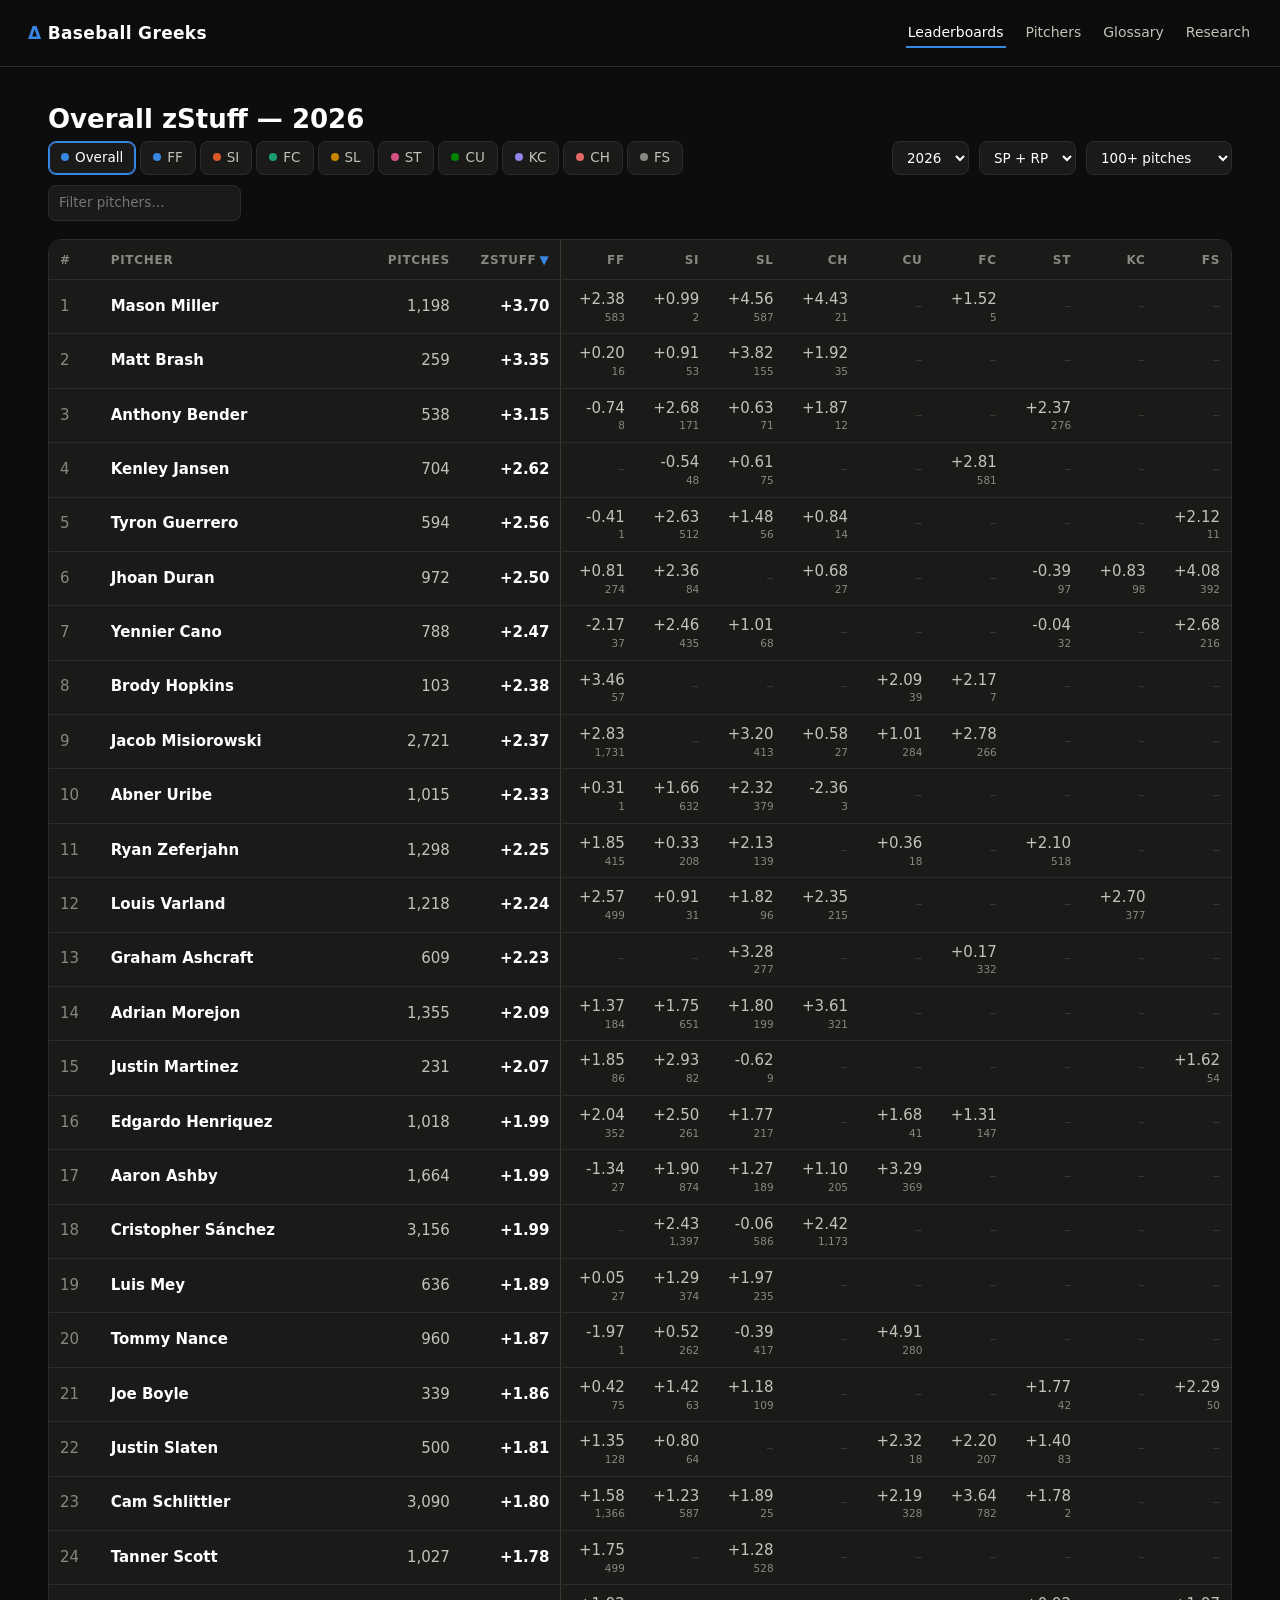
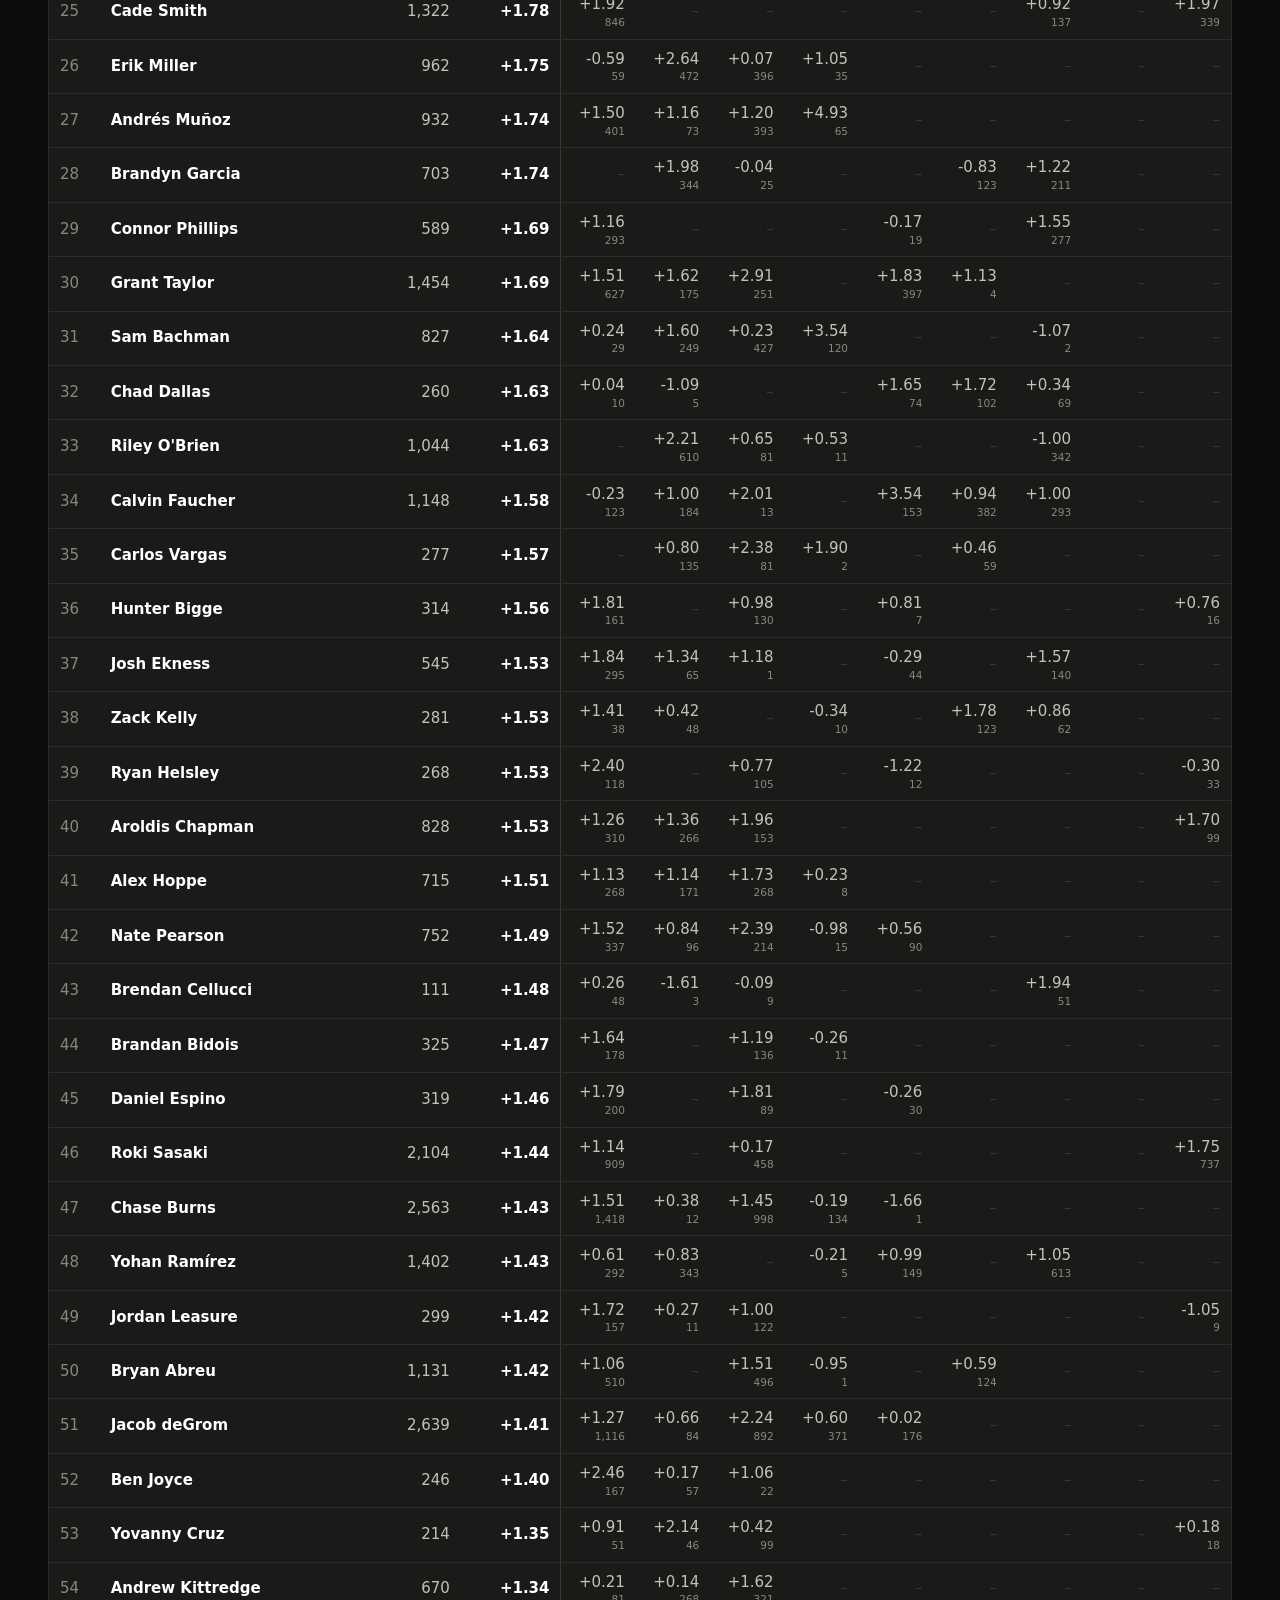
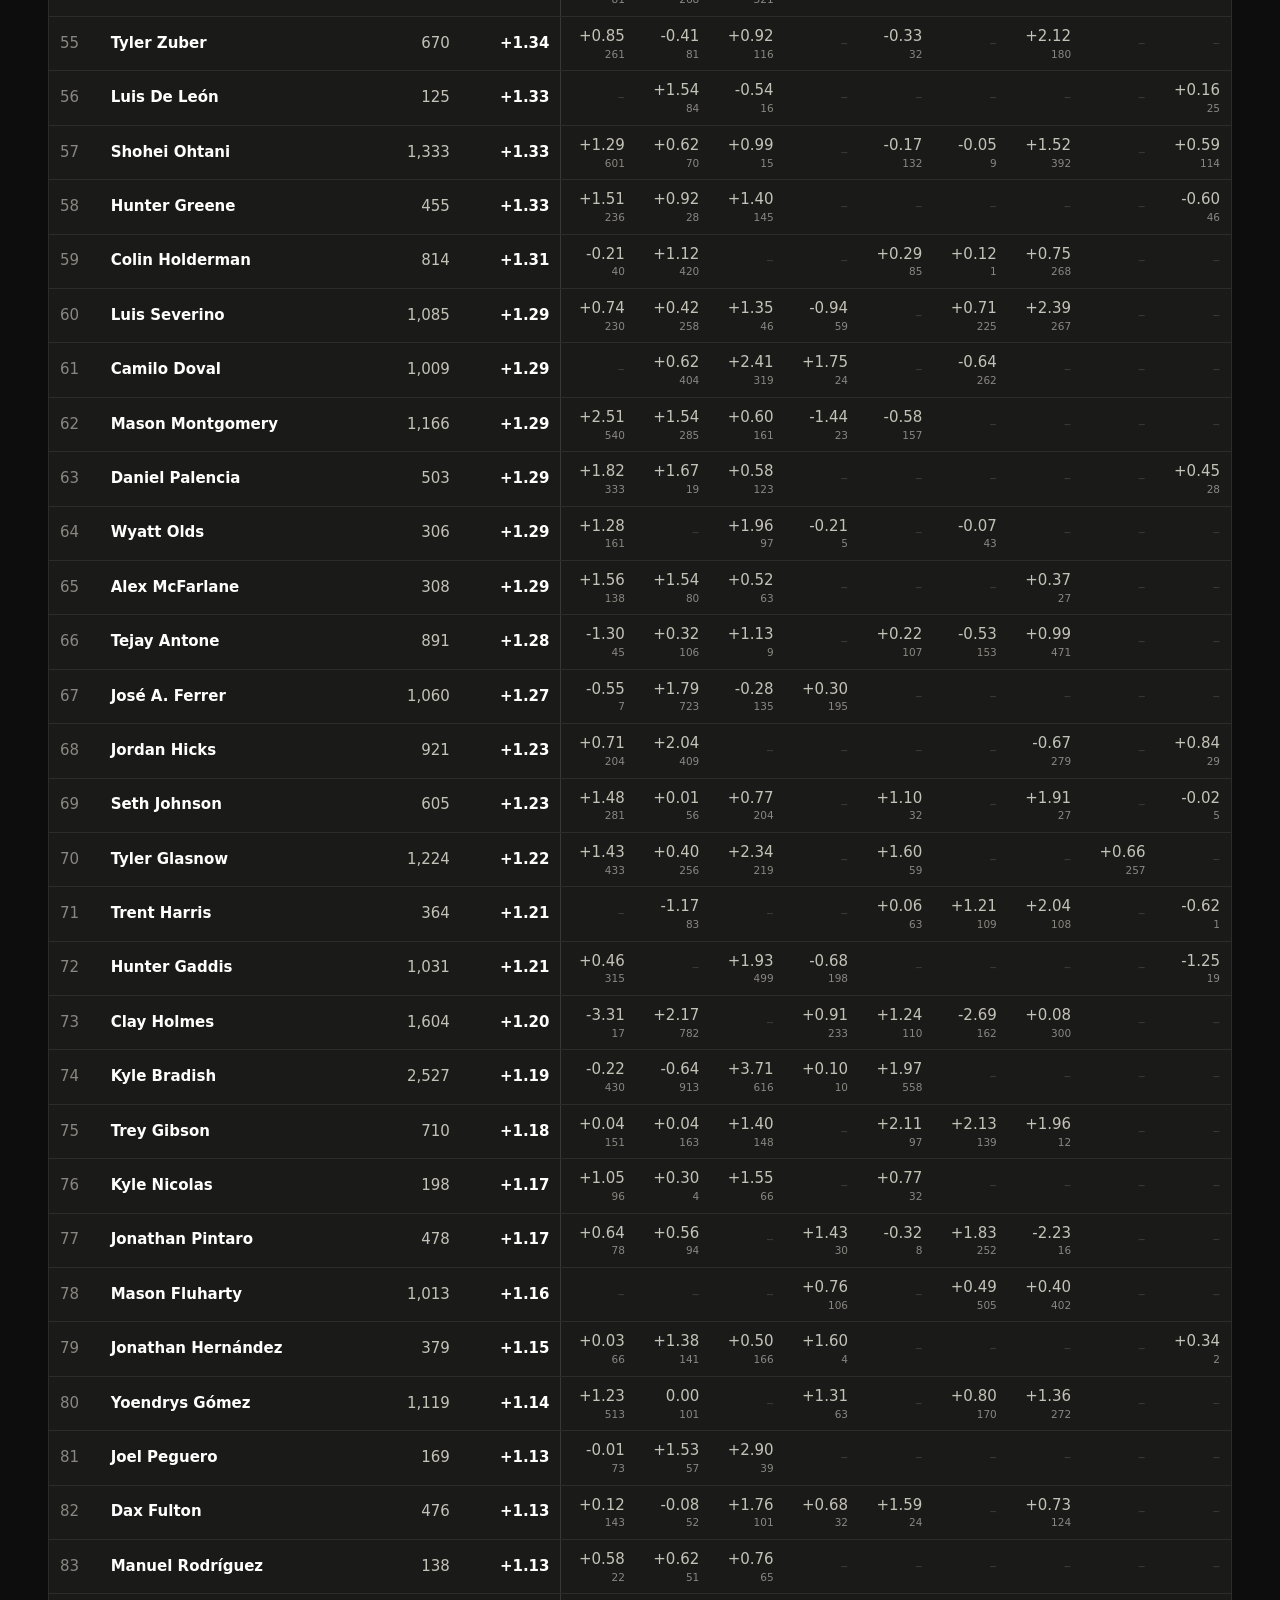
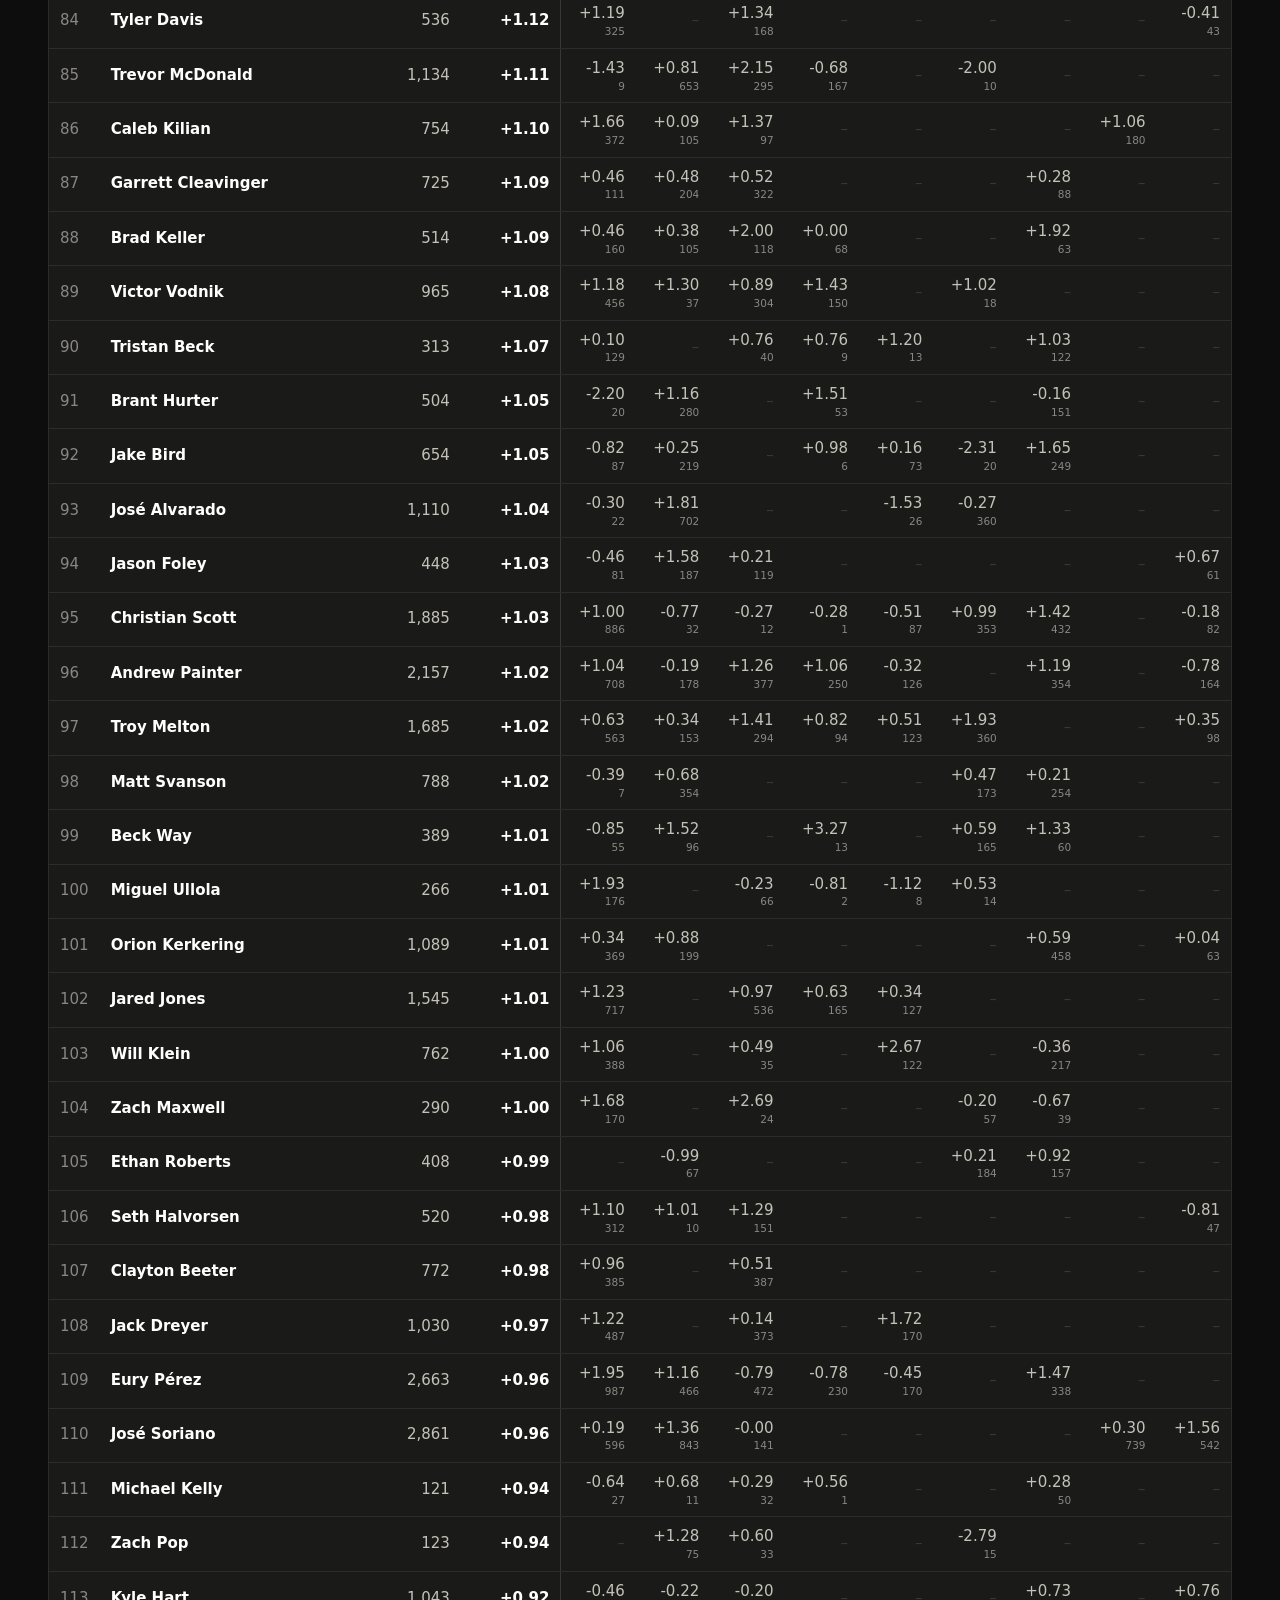
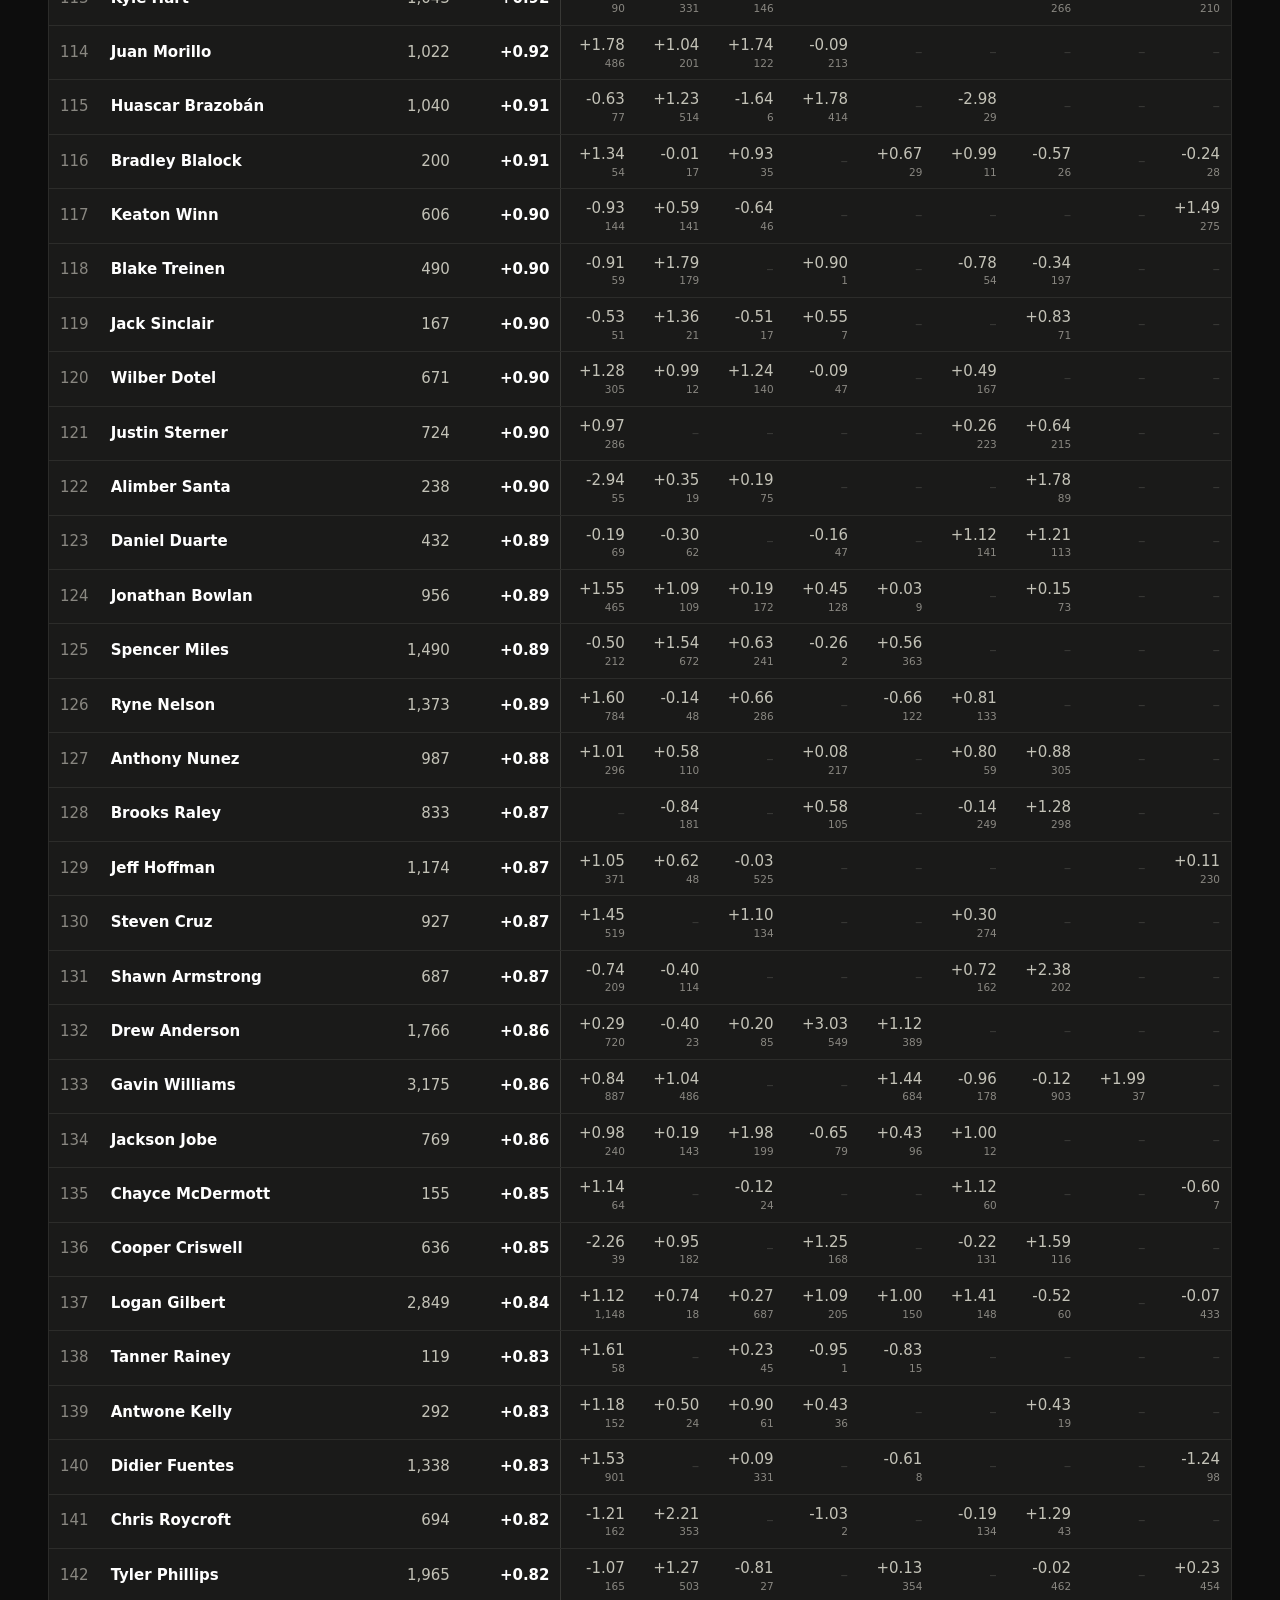
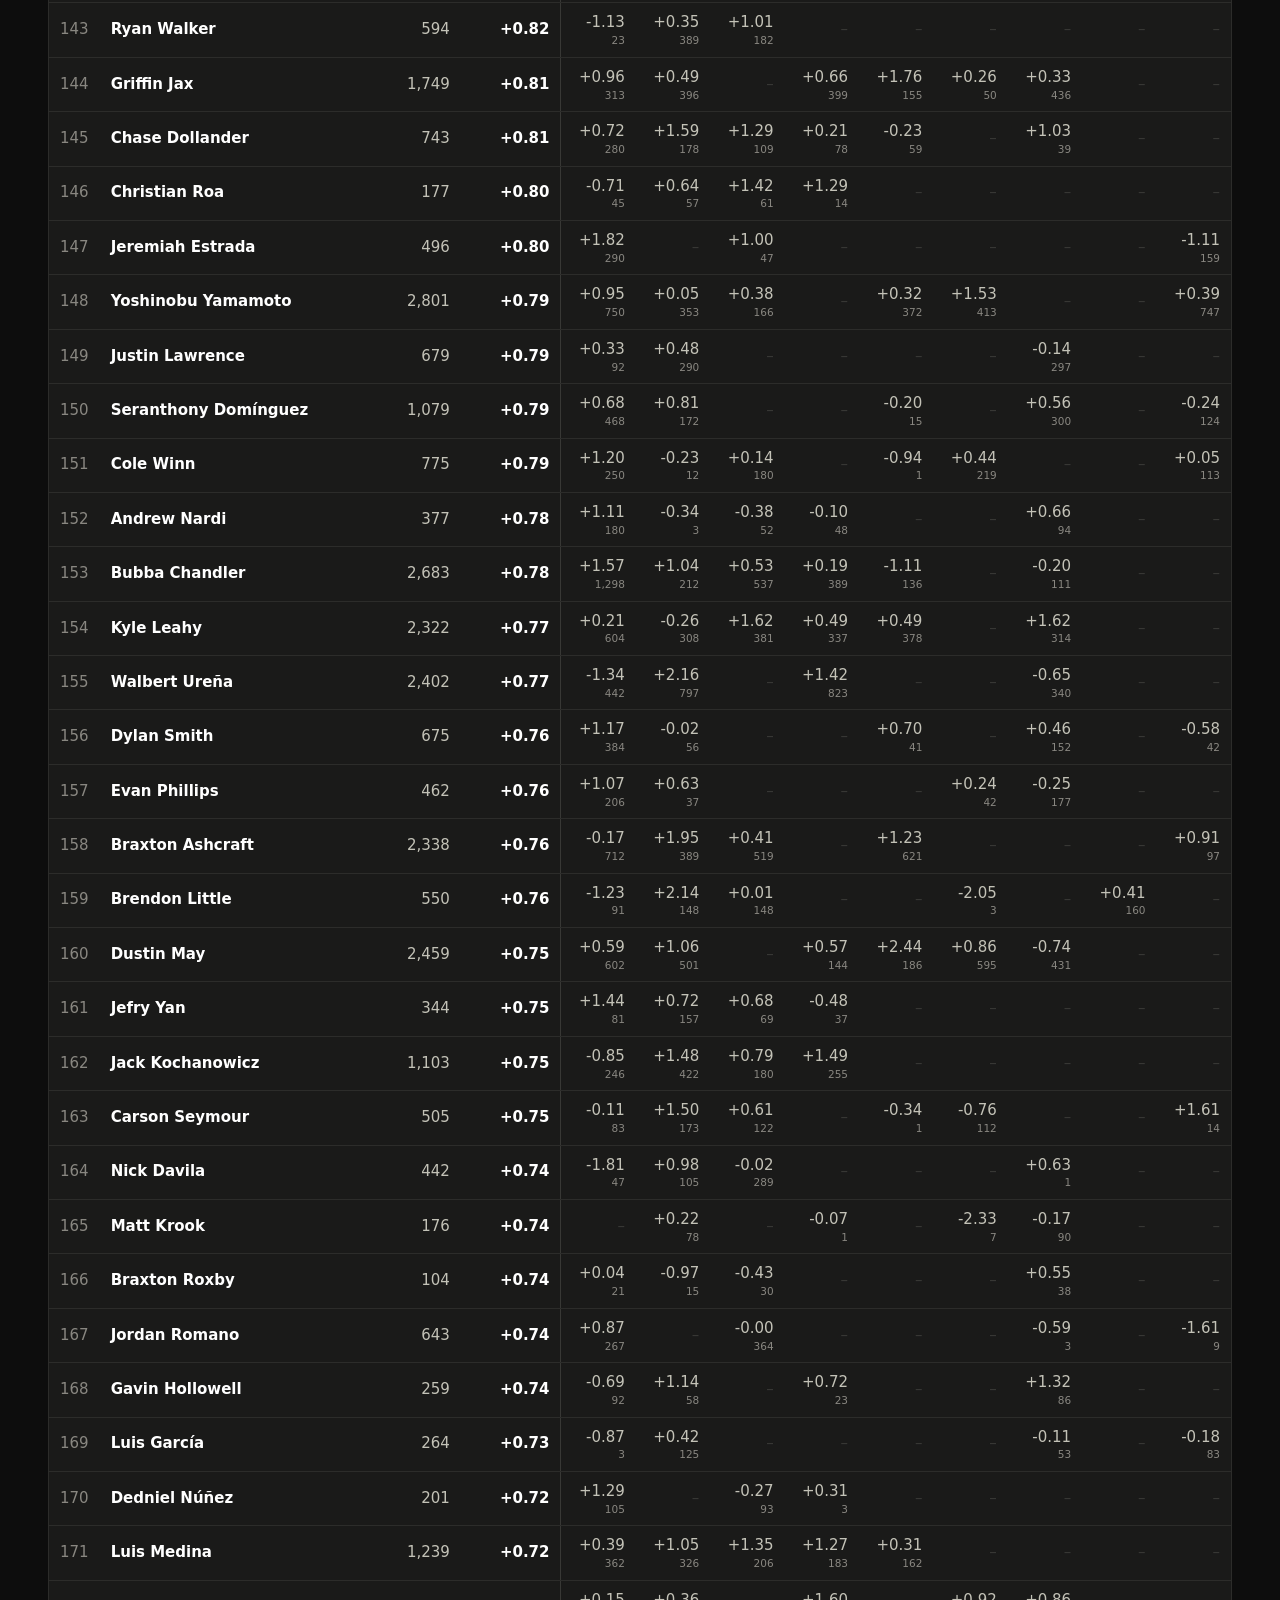
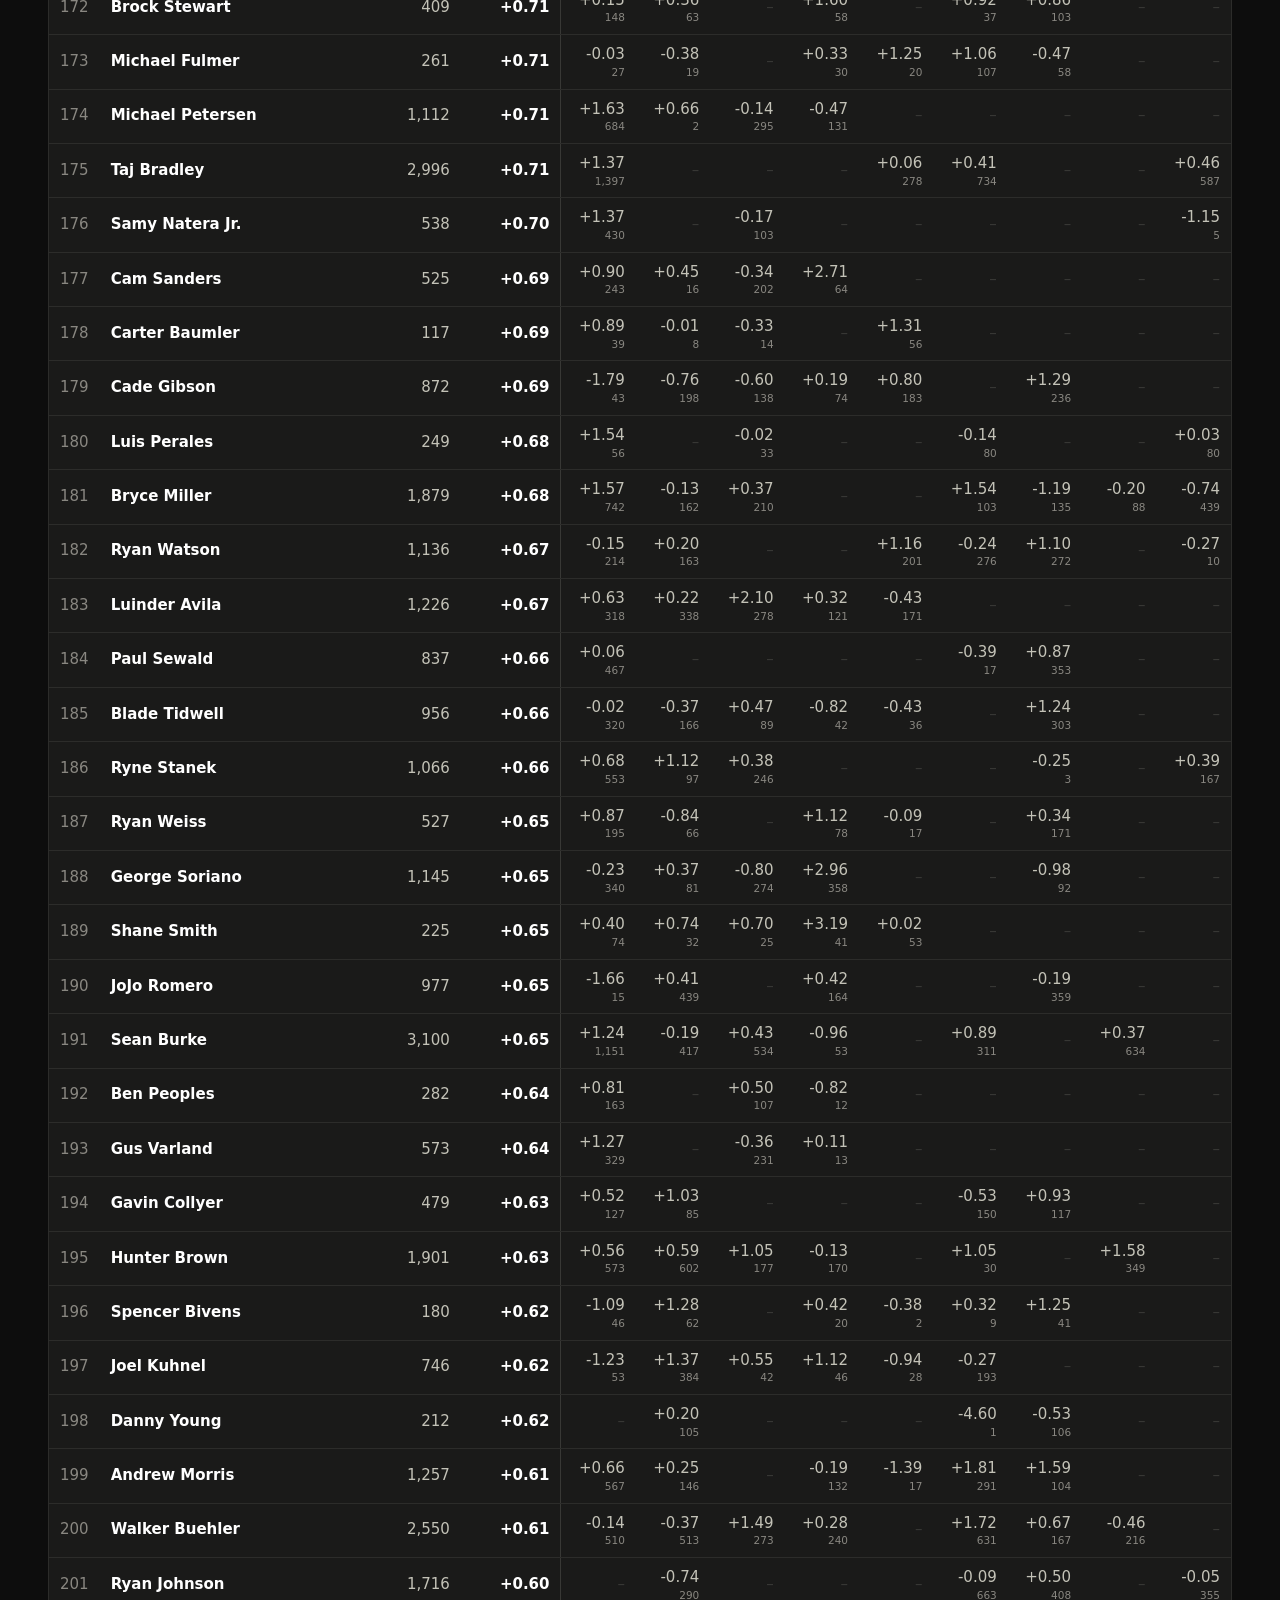
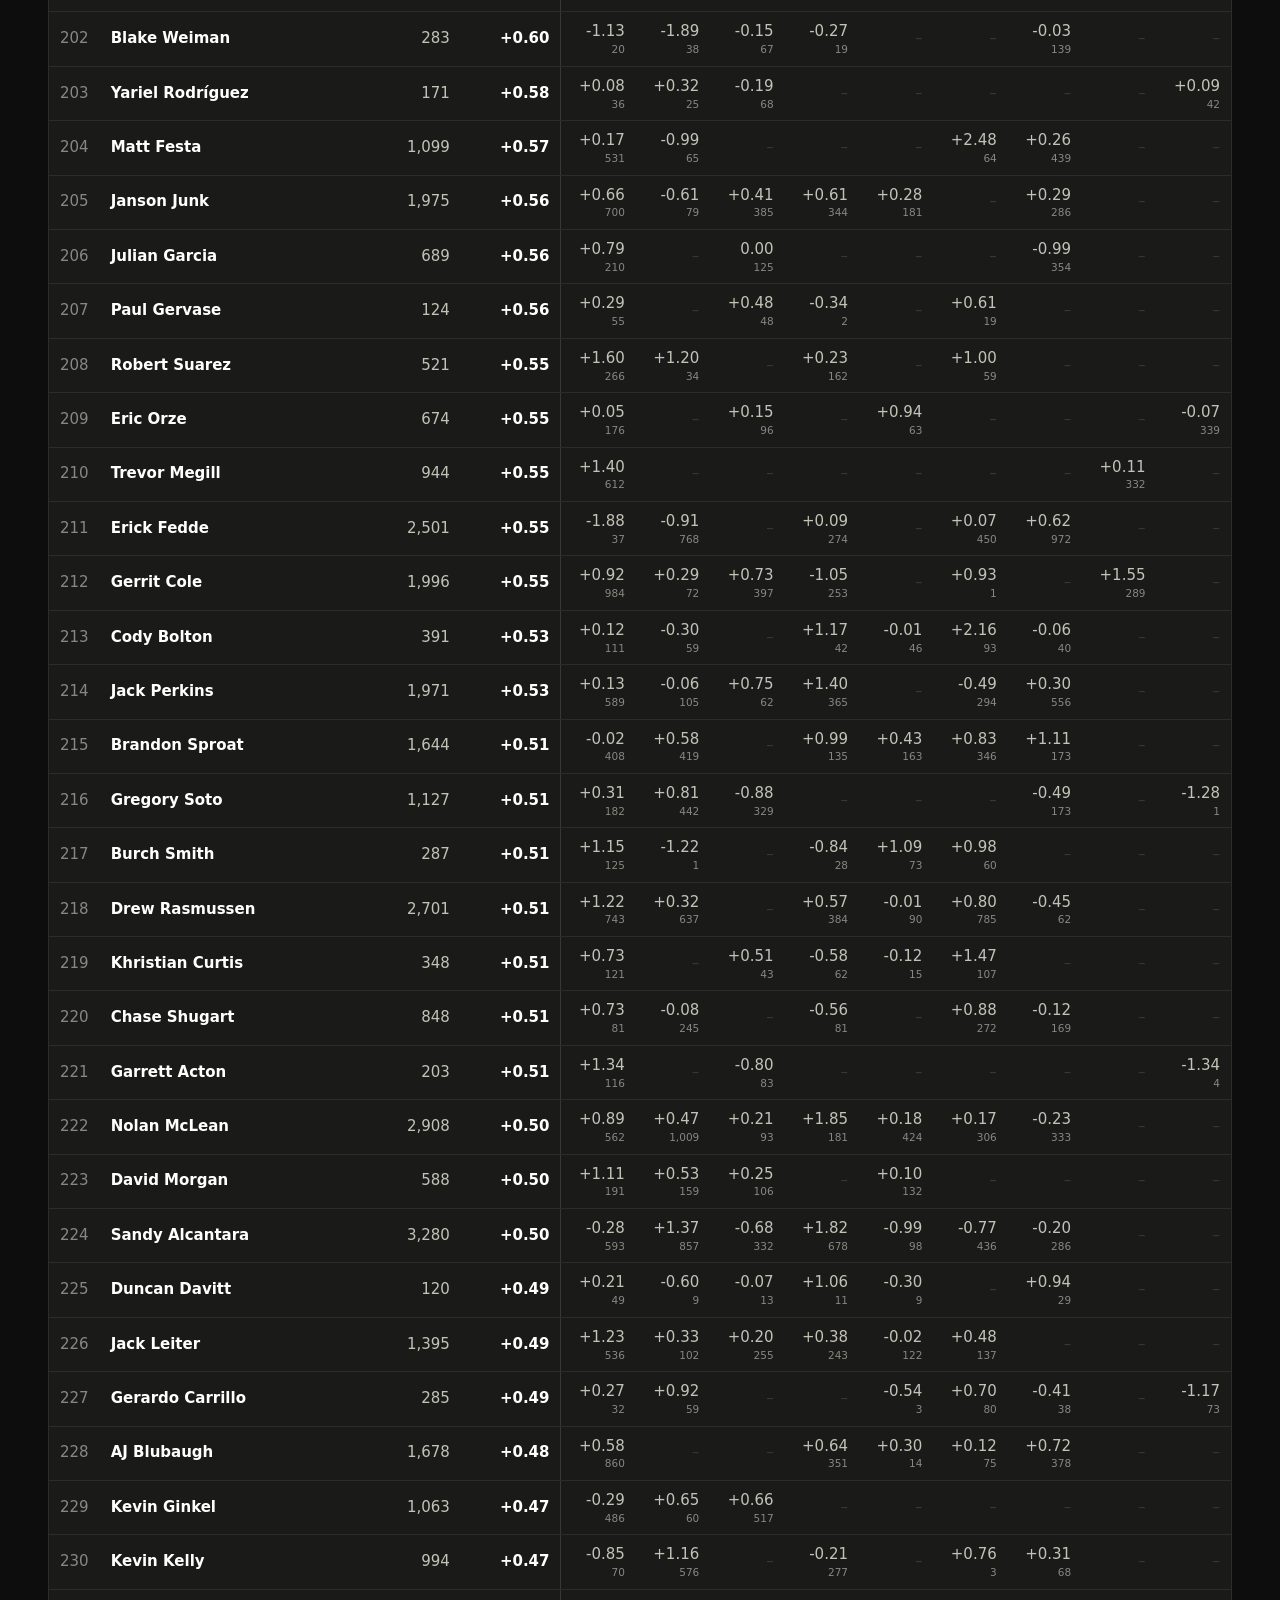
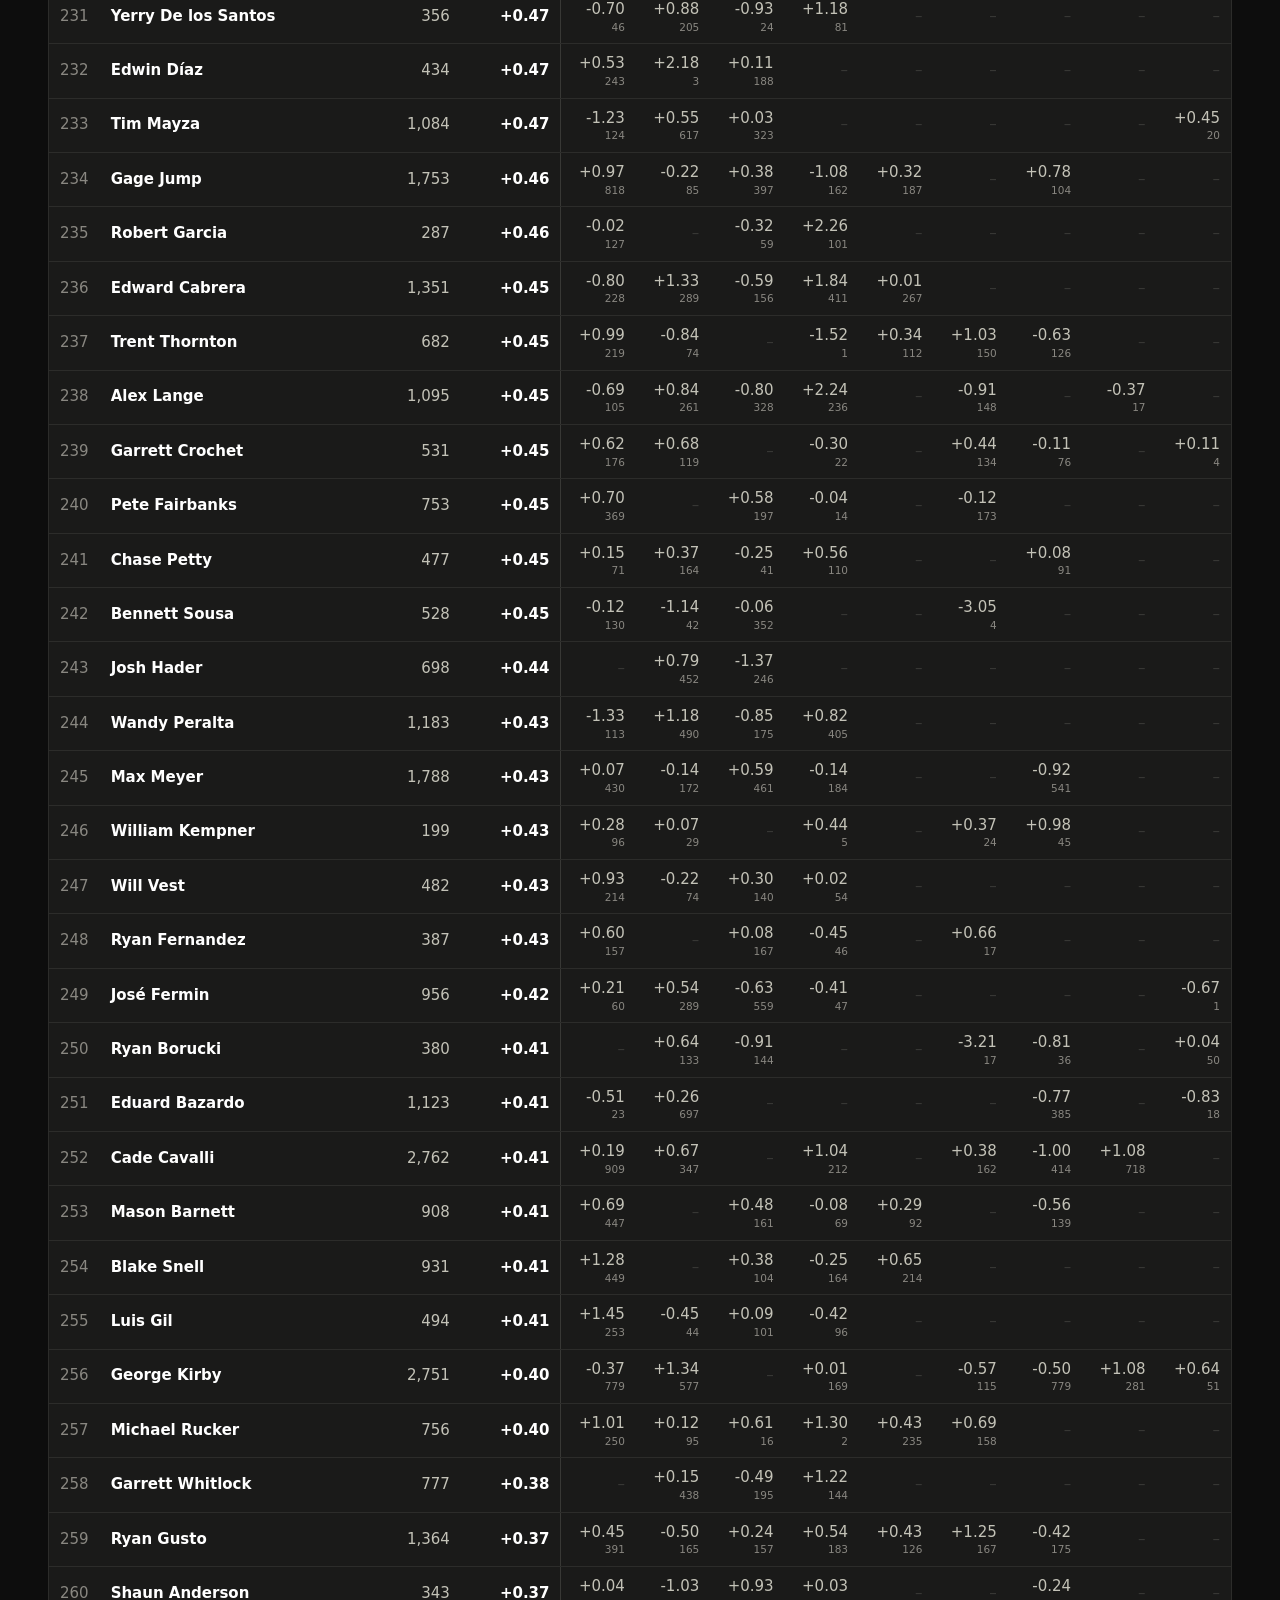
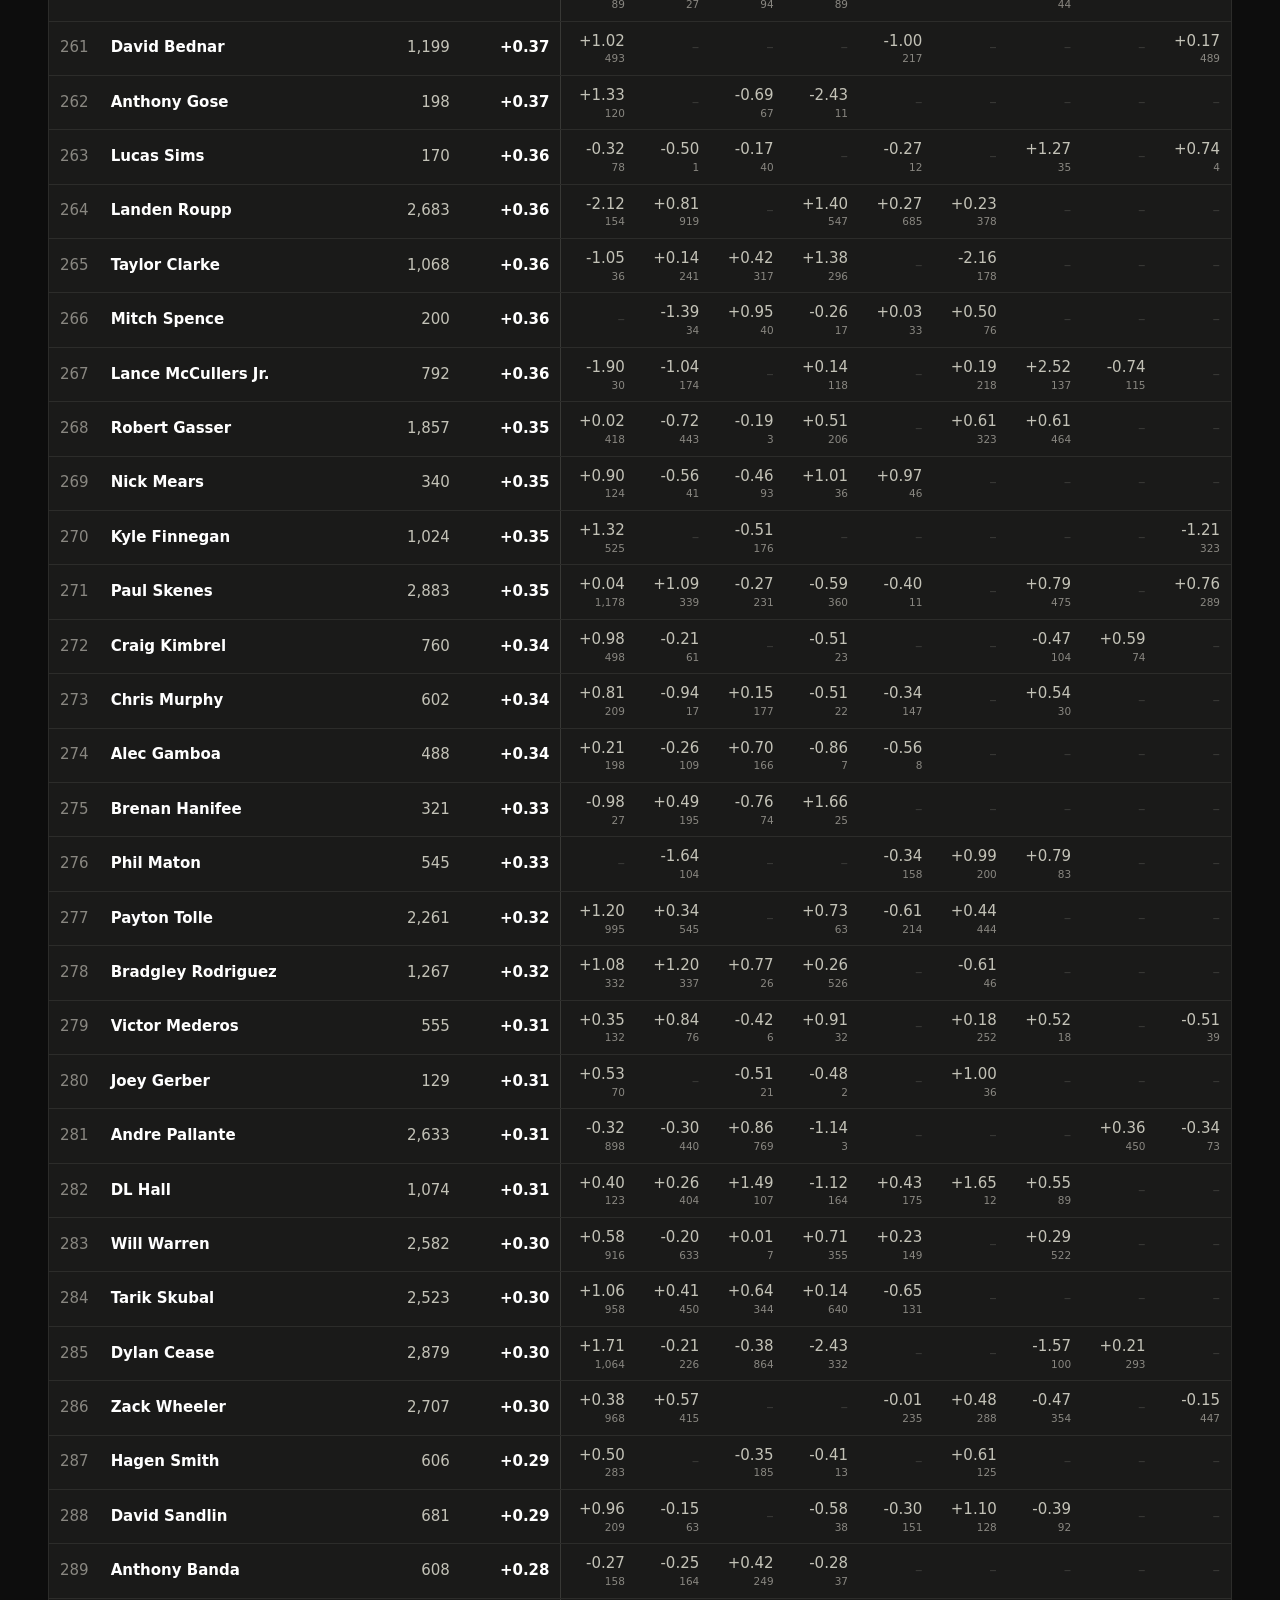
<file: index.html>
<!doctype html>
<html lang="en">
<head>
<meta charset="utf-8">
<meta name="viewport" content="width=device-width, initial-scale=1">
<title>Baseball Greeks — zStuff Leaderboards</title>
<meta name="description" content="zStuff leaderboards and pitcher greeks: pitch quality graded from physical characteristics alone, with sensitivities to velocity and movement.">
<link rel="icon" href="assets/icon.svg" type="image/svg+xml">
<link rel="stylesheet" href="assets/site.css?v=25">
</head>
<body>

<div class="topbar">
  <a class="brand" href="index.html"><span class="delta">Δ</span> Baseball Greeks</a>
  <nav class="nav">
    <a href="index.html" class="active">Leaderboards</a>
    <a href="pitcher.html">Pitchers</a>
    <a href="glossary.html">Glossary</a>
    <a href="research.html">Research</a>
  </nav>
</div>

<div class="wrap">
  <h1 id="title">zStuff Leaderboard</h1>

  <div class="controls">
    <div class="seg" id="ptseg"></div>
    <div class="spacer"></div>
    <select id="season" aria-label="Season"></select>
    <select id="role" aria-label="Role">
      <option value="">SP + RP</option>
      <option value="SP">SP only</option>
      <option value="RP">RP only</option>
    </select>
    <select id="minn" aria-label="Minimum pitches"></select>
    <input type="search" id="q" placeholder="Filter pitchers…" aria-label="Filter pitchers">
  </div>

  <div class="card">
    <div class="tablewrap">
      <table id="lb">
        <thead><tr>
          <th class="l" data-k="rank">#</th>
          <th class="l" data-k="name">Pitcher</th>
          <th data-k="n">Pitches</th>
          <th data-k="z" title="Stuff grade: z-score within season × pitch type">zStuff</th>
          <th class="grp" data-k="velo" title="Average release speed (mph)">Velo</th>
          <th data-k="d" title="Δ — change in stuff per +1 mph, along the manifold">Delta</th>
          <th data-k="g" title="Γ — change in delta per +1 mph (curvature)">Gamma</th>
          <th class="grp" data-k="ivb" title="Induced vertical break, release to plate (inches, ride-positive)">IVB</th>
          <th data-k="vz" title="ν_z — change in zStuff per +1 inch of IVB">Vega-Z</th>
          <th class="grp" data-k="hb" title="Horizontal break, release to plate (inches, glove-side positive: + cut, − run)">HB</th>
          <th data-k="vx" title="ν_x — change in zStuff per +1 inch of HB">Vega-X</th>
        </tr></thead>
        <tbody></tbody>
      </table>
    </div>
    <div class="empty" id="empty" hidden>No pitchers match.</div>
  </div>
</div>

<footer>
  <p>Data: MLB Statcast via Baseball Savant, 2020&ndash;2026. A project by
     <a href="https://aidanresnick.com" style="color:var(--ink-2)">Aidan Resnick</a>.</p>
</footer>

<script src="assets/common.js?v=25"></script>
<script src="assets/leaderboard.js?v=25"></script>
</body>
</html>
</file>
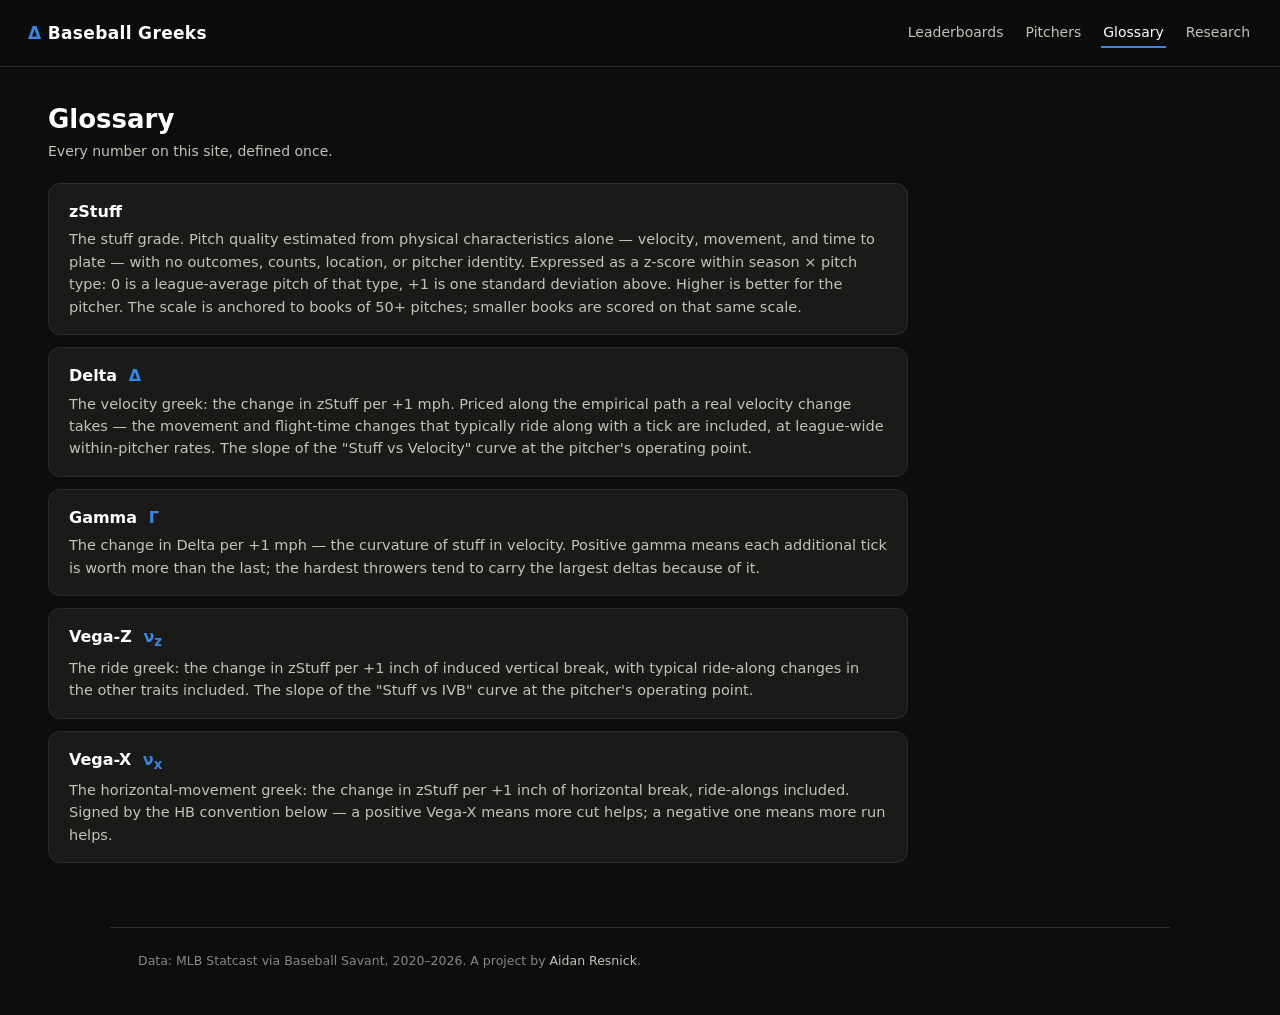
<file: glossary.html>
<!doctype html>
<html lang="en">
<head>
<meta charset="utf-8">
<meta name="viewport" content="width=device-width, initial-scale=1">
<title>Baseball Greeks — Glossary</title>
<meta name="description" content="Definitions for zStuff, the pitcher greeks (Delta, Gamma, Vega-Z, Vega-X), IVB/HB conventions, and the overall arsenal grade.">
<link rel="icon" href="assets/icon.svg" type="image/svg+xml">
<link rel="stylesheet" href="assets/site.css?v=25">
</head>
<body>

<div class="topbar">
  <a class="brand" href="index.html"><span class="delta">Δ</span> Baseball Greeks</a>
  <nav class="nav">
    <a href="index.html">Leaderboards</a>
    <a href="pitcher.html">Pitchers</a>
    <a href="glossary.html" class="active">Glossary</a>
    <a href="research.html">Research</a>
  </nav>
</div>

<div class="wrap">
  <h1>Glossary</h1>
  <p class="sub">Every number on this site, defined once.</p>

  <div class="gloss">
    <div class="gitem">
      <div class="gterm">zStuff</div>
      <div class="gdef">The stuff grade. Pitch quality estimated from physical
        characteristics alone — velocity, movement, and time to plate — with no
        outcomes, counts, location, or pitcher identity. Expressed as a z-score
        within season &times; pitch type: 0 is a league-average pitch of that type,
        +1 is one standard deviation above. Higher is better for the pitcher.
        The scale is anchored to books of 50+ pitches; smaller books are scored on
        that same scale.</div>
    </div>


    <div class="gitem">
      <div class="gterm">Delta <span class="gsym">Δ</span></div>
      <div class="gdef">The velocity greek: the change in zStuff per +1 mph.
        Priced along the empirical path a real velocity change takes — the
        movement and flight-time changes that typically ride along with a tick
        are included, at league-wide within-pitcher rates. The slope of the
        "Stuff vs Velocity" curve at the pitcher's operating point.</div>
    </div>

    <div class="gitem">
      <div class="gterm">Gamma <span class="gsym">Γ</span></div>
      <div class="gdef">The change in Delta per +1 mph — the curvature of stuff
        in velocity. Positive gamma means each additional tick is worth more
        than the last; the hardest throwers tend to carry the largest deltas
        because of it.</div>
    </div>

    <div class="gitem">
      <div class="gterm">Vega-Z <span class="gsym">ν<sub>z</sub></span></div>
      <div class="gdef">The ride greek: the change in zStuff per +1 inch of
        induced vertical break, with typical ride-along changes in the other
        traits included. The slope of the "Stuff vs IVB" curve at the pitcher's
        operating point.</div>
    </div>

    <div class="gitem">
      <div class="gterm">Vega-X <span class="gsym">ν<sub>x</sub></span></div>
      <div class="gdef">The horizontal-movement greek: the change in zStuff per
        +1 inch of horizontal break, ride-alongs included. Signed by the HB
        convention below — a positive Vega-X means more cut helps; a negative
        one means more run helps.</div>
    </div>

  </div>
</div>

<footer>
  <p>Data: MLB Statcast via Baseball Savant, 2020&ndash;2026. A project by
     <a href="https://aidanresnick.com" style="color:var(--ink-2)">Aidan Resnick</a>.</p>
</footer>

</body>
</html>
</file>
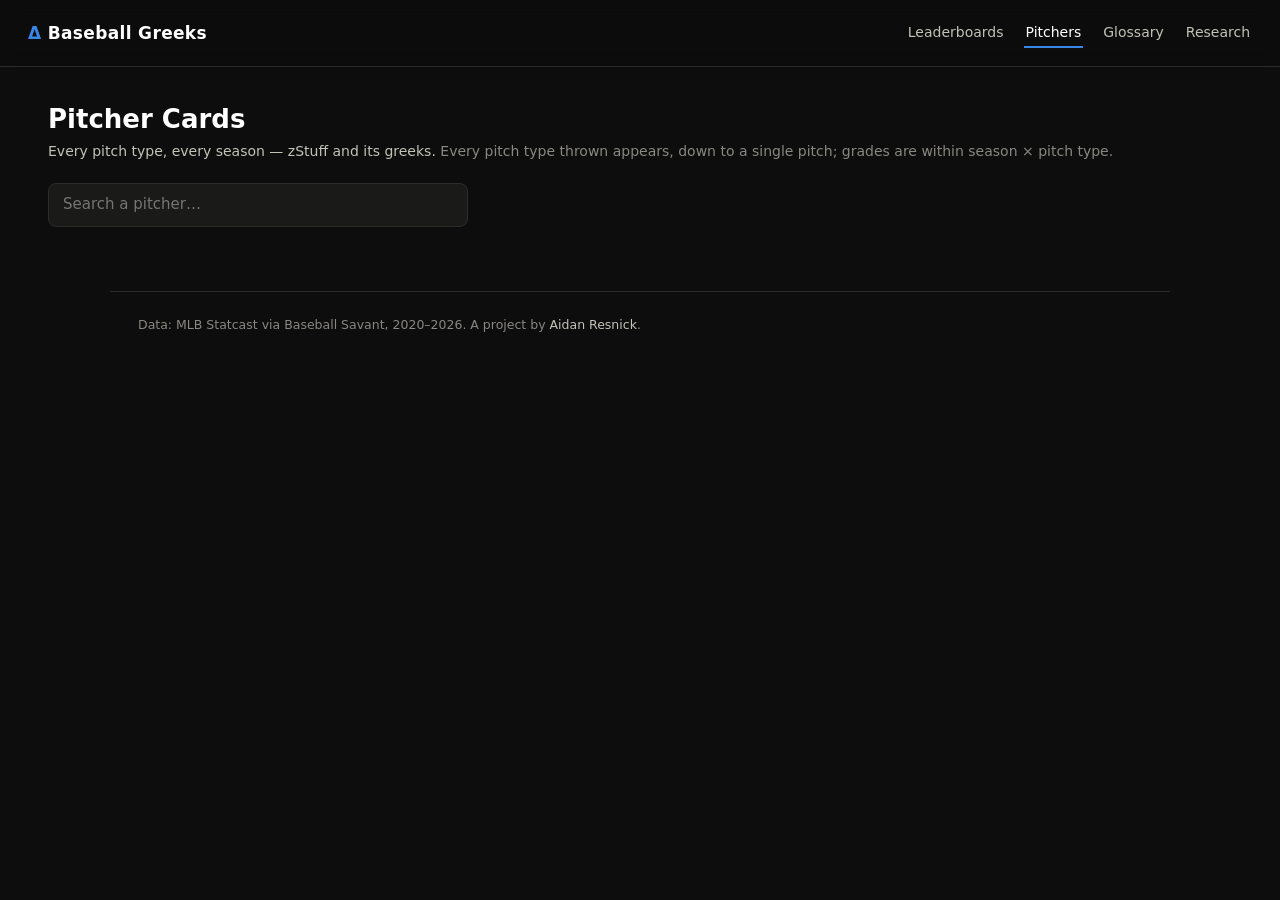
<file: pitcher.html>
<!doctype html>
<html lang="en">
<head>
<meta charset="utf-8">
<meta name="viewport" content="width=device-width, initial-scale=1">
<title>Baseball Greeks — Pitcher Cards</title>
<meta name="description" content="Player cards: zStuff by season for every pitch type, with velocity and movement greeks.">
<link rel="icon" href="assets/icon.svg" type="image/svg+xml">
<link rel="stylesheet" href="assets/site.css?v=25">
</head>
<body>

<div class="topbar">
  <a class="brand" href="index.html"><span class="delta">Δ</span> Baseball Greeks</a>
  <nav class="nav">
    <a href="index.html">Leaderboards</a>
    <a href="pitcher.html" class="active">Pitchers</a>
    <a href="glossary.html">Glossary</a>
    <a href="research.html">Research</a>
  </nav>
</div>

<div class="wrap">
  <h1>Pitcher Cards</h1>
  <p class="sub">Every pitch type, every season &mdash; zStuff and its greeks.
    <span class="hint">Every pitch type thrown appears, down to a single pitch; grades are within
    season &times; pitch type.</span></p>

  <div class="search-box">
    <input type="text" id="psearch" placeholder="Search a pitcher…" autocomplete="off"
           aria-label="Search a pitcher">
    <div class="suggest" id="suggest"></div>
  </div>

  <div id="player"></div>
</div>

<footer>
  <p>Data: MLB Statcast via Baseball Savant, 2020&ndash;2026. A project by
     <a href="https://aidanresnick.com" style="color:var(--ink-2)">Aidan Resnick</a>.</p>
</footer>

<script src="assets/common.js?v=25"></script>
<script src="assets/pitcher.js?v=25"></script>
</body>
</html>
</file>
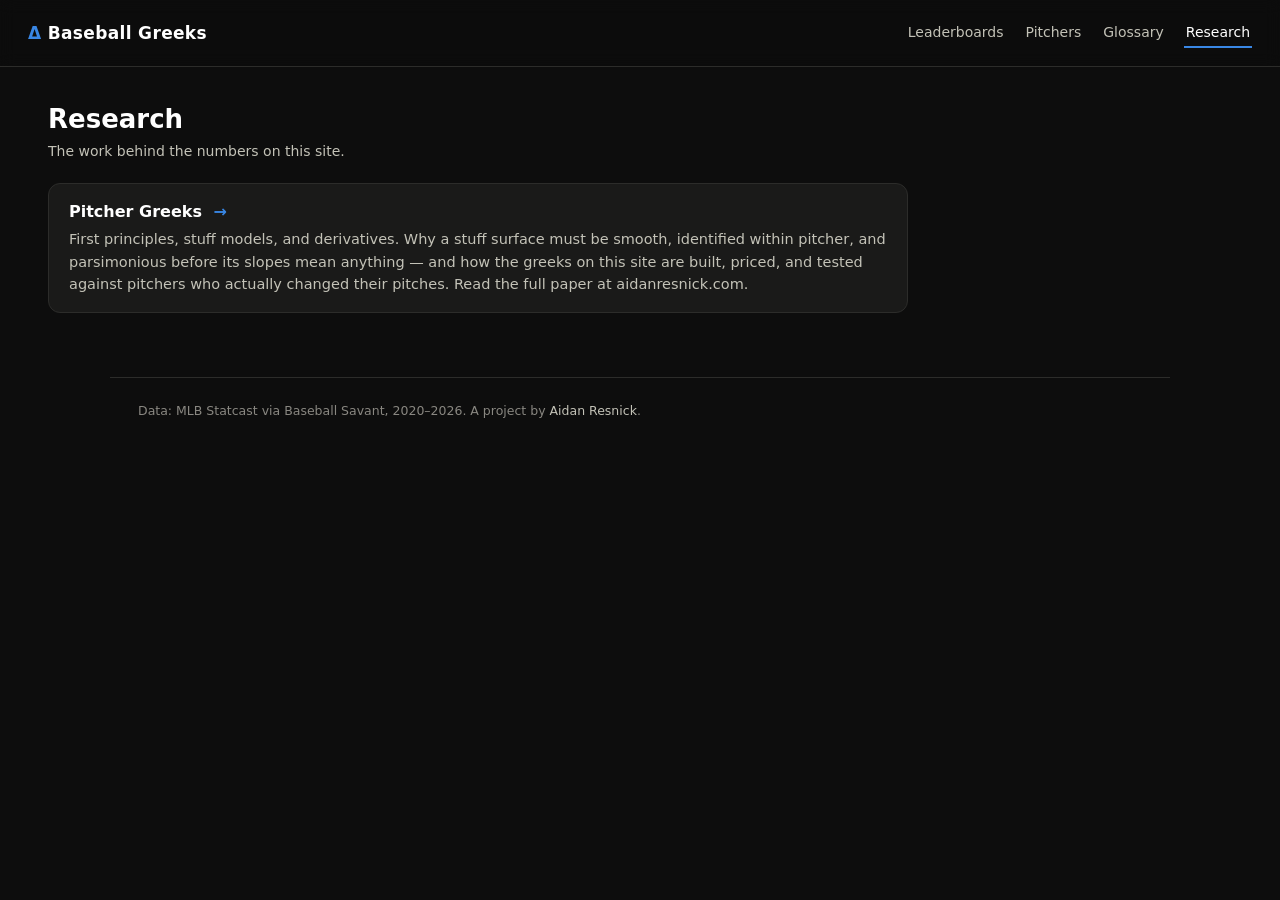
<file: research.html>
<!doctype html>
<html lang="en">
<head>
<meta charset="utf-8">
<meta name="viewport" content="width=device-width, initial-scale=1">
<title>Baseball Greeks — Research</title>
<meta name="description" content="The research behind Baseball Greeks: the Pitcher Greeks paper on first principles, stuff models, and derivatives.">
<link rel="icon" href="assets/icon.svg" type="image/svg+xml">
<link rel="stylesheet" href="assets/site.css?v=25">
</head>
<body>

<div class="topbar">
  <a class="brand" href="index.html"><span class="delta">Δ</span> Baseball Greeks</a>
  <nav class="nav">
    <a href="index.html">Leaderboards</a>
    <a href="pitcher.html">Pitchers</a>
    <a href="glossary.html">Glossary</a>
    <a href="research.html" class="active">Research</a>
  </nav>
</div>

<div class="wrap">
  <h1>Research</h1>
  <p class="sub">The work behind the numbers on this site.</p>

  <div class="gloss">
    <a class="gitem" href="https://aidanresnick.com/publications/pitcher-greeks/"
       style="display:block">
      <div class="gterm">Pitcher Greeks <span class="gsym">→</span></div>
      <div class="gdef">First principles, stuff models, and derivatives. Why a
        stuff surface must be smooth, identified within pitcher, and parsimonious
        before its slopes mean anything — and how the greeks on this site are
        built, priced, and tested against pitchers who actually changed their
        pitches. Read the full paper at aidanresnick.com.</div>
    </a>
  </div>
</div>

<footer>
  <p>Data: MLB Statcast via Baseball Savant, 2020&ndash;2026. A project by
     <a href="https://aidanresnick.com" style="color:var(--ink-2)">Aidan Resnick</a>.</p>
</footer>

</body>
</html>
</file>
<file: assets/site.css>
/* Baseball Greeks — dark-first design system.
   Palette per validated dark-mode steps; text always wears ink tokens. */
:root {
  color-scheme: dark;
  --page: #0d0d0d;
  --surface: #1a1a19;
  --surface-2: #222220;
  --ink: #ffffff;
  --ink-2: #c3c2b7;
  --muted: #898781;
  --grid: #2c2c2a;
  --baseline: #383835;
  --ring: rgba(255, 255, 255, 0.1);
  --accent: #3987e5;      /* diverging + pole */
  --neg: #e66767;         /* diverging − pole */
  --good: #0ca30c;
  --pt-FF: #3987e5;
  --pt-SI: #d95926;
  --pt-FC: #199e70;
  --pt-SL: #c98500;
  --pt-ST: #d55181;
  --pt-CU: #008300;
  --pt-KC: #9085e9;
  --pt-CH: #e66767;
  --pt-FS: #898781;
}

* { box-sizing: border-box; }

body {
  margin: 0;
  background: var(--page);
  color: var(--ink);
  font-family: system-ui, -apple-system, "Segoe UI", sans-serif;
  font-size: 15px;
  line-height: 1.45;
}

a { color: inherit; text-decoration: none; }

.topbar {
  display: flex;
  align-items: center;
  gap: 28px;
  padding: 18px 28px;
  border-bottom: 1px solid var(--grid);
  position: sticky;
  top: 0;
  background: rgba(13, 13, 13, 0.92);
  backdrop-filter: blur(8px);
  z-index: 10;
}

.brand {
  font-weight: 700;
  font-size: 17px;
  letter-spacing: 0.02em;
}
.brand .delta { color: var(--accent); }

.nav { display: flex; gap: 18px; margin-left: auto; }
.nav a { color: var(--ink-2); font-size: 14px; padding: 4px 2px; }
.nav a.active { color: var(--ink); border-bottom: 2px solid var(--accent); }
.nav a:hover { color: var(--ink); }

.wrap { max-width: 1240px; margin: 0 auto; padding: 28px 28px 64px; }

h1 { font-size: 26px; font-weight: 650; margin: 6px 0 2px; }
.sub { color: var(--ink-2); font-size: 14px; margin: 0 0 22px; }
.sub .hint { color: var(--muted); }

/* ── controls ─────────────────────────────────────────── */
.controls {
  display: flex;
  flex-wrap: wrap;
  align-items: center;
  gap: 10px;
  margin-bottom: 18px;
}

.seg { display: flex; flex-wrap: wrap; gap: 4px; }
.seg button {
  background: var(--surface);
  color: var(--ink-2);
  border: 1px solid var(--grid);
  border-radius: 8px;
  padding: 6px 12px;
  font: inherit;
  font-size: 13.5px;
  cursor: pointer;
}
.seg button:hover { color: var(--ink); border-color: var(--baseline); }
.seg button.on {
  color: var(--ink);
  border-color: var(--pt, var(--accent));
  box-shadow: inset 0 0 0 1px var(--pt, var(--accent));
}
.seg button .dot {
  display: inline-block;
  width: 8px;
  height: 8px;
  border-radius: 50%;
  margin-right: 6px;
  background: var(--pt, var(--accent));
  vertical-align: 1px;
}

select, input[type="search"], input[type="text"] {
  background: var(--surface);
  color: var(--ink);
  border: 1px solid var(--grid);
  border-radius: 8px;
  padding: 7px 10px;
  font: inherit;
  font-size: 13.5px;
}
select:focus, input:focus { outline: 2px solid var(--accent); outline-offset: -1px; }
.spacer { flex: 1; }

/* ── leaderboard table ────────────────────────────────── */
.card {
  background: var(--surface);
  border: 1px solid var(--grid);
  border-radius: 14px;
  overflow: hidden;
}

.tablewrap { overflow-x: auto; }

table {
  width: 100%;
  border-collapse: collapse;
  font-variant-numeric: tabular-nums;
}

thead th {
  text-align: right;
  font-size: 12px;
  font-weight: 600;
  color: var(--muted);
  text-transform: uppercase;
  letter-spacing: 0.06em;
  padding: 12px 11px 10px;
  border-bottom: 1px solid var(--grid);
  cursor: pointer;
  user-select: none;
  white-space: nowrap;
  position: sticky;
  top: 0;
  background: var(--surface);
}
thead th.l { text-align: left; }
thead th:hover { color: var(--ink-2); }
thead th .arrow { color: var(--accent); margin-left: 3px; }

tbody td {
  padding: 9px 11px;
  text-align: right;
  border-bottom: 1px solid var(--grid);
  white-space: nowrap;
  color: var(--ink-2);
}
tbody td.l { text-align: left; }
tbody tr:last-child td { border-bottom: none; }
tbody tr { cursor: pointer; }
tbody tr:hover td { background: var(--surface-2); }
th.grp, td.grp { border-left: 1px solid var(--baseline); }
td.rank { color: var(--muted); width: 44px; }
td.mix { font-size: 12.5px; color: var(--muted); }
td .none { color: var(--baseline); }
td .cnt { display: block; font-size: 10.5px; color: var(--muted); line-height: 1.3; }
td.name { color: var(--ink); font-weight: 550; }
td.z { color: var(--ink); font-weight: 600; }

/* centered diverging inline bar for zStuff */
.zbar {
  display: inline-block;
  width: 72px;
  height: 8px;
  margin-left: 10px;
  border-radius: 4px;
  background: var(--surface-2);
  position: relative;
  vertical-align: 1px;
  overflow: hidden;
}
.zbar::before {
  content: "";
  position: absolute;
  left: 50%;
  top: 0;
  bottom: 0;
  width: 1px;
  background: var(--baseline);
}
.zbar i {
  position: absolute;
  top: 0;
  bottom: 0;
  border-radius: 4px;
}
.zbar i.pos { left: 50%; background: var(--accent); border-top-left-radius: 0; border-bottom-left-radius: 0; }
.zbar i.neg { right: 50%; background: var(--neg); border-top-right-radius: 0; border-bottom-right-radius: 0; }

.empty { padding: 42px; text-align: center; color: var(--muted); }

/* ── pitcher page ─────────────────────────────────────── */
.search-box { position: relative; max-width: 420px; }
.search-box input { width: 100%; padding: 10px 14px; font-size: 15px; }
.suggest {
  position: absolute;
  top: calc(100% + 4px);
  left: 0;
  right: 0;
  background: var(--surface);
  border: 1px solid var(--grid);
  border-radius: 10px;
  max-height: 320px;
  overflow-y: auto;
  z-index: 20;
  display: none;
}
.suggest.open { display: block; }
.suggest div { padding: 9px 14px; cursor: pointer; color: var(--ink-2); }
.suggest div:hover, .suggest div.sel { background: var(--surface-2); color: var(--ink); }

.player-head { margin: 26px 0 6px; }
.player-head h2 { font-size: 32px; font-weight: 700; margin: 0; }
.player-head .meta { color: var(--muted); font-size: 14px; margin-top: 4px; }

.ptcard {
  background: var(--surface);
  border: 1px solid var(--grid);
  border-top: 3px solid var(--pt, var(--accent));
  border-radius: 16px;
  padding: 22px 26px 22px;
  margin-top: 14px;
}

.cardtop {
  display: flex;
  align-items: flex-start;
  gap: 12px;
  margin-bottom: 14px;
}
.cardname { font-size: 21px; font-weight: 700; line-height: 1.2; }
.cardsub {
  display: flex;
  align-items: baseline;
  gap: 10px;
  flex-wrap: wrap;
  margin-top: 3px;
}
.cardbrand {
  margin-left: auto;
  text-align: right;
  font-weight: 700;
  font-size: 13.5px;
  white-space: nowrap;
}
.cardbrand .delta { color: var(--accent); }
.cardbrand .site { font-weight: 400; font-size: 11px; color: var(--muted); margin-top: 1px; }
.ptchip {
  display: inline-flex;
  align-items: center;
  gap: 7px;
  font-weight: 650;
  font-size: 14px;
}
.ptchip .dot { width: 10px; height: 10px; border-radius: 50%; background: var(--pt, var(--accent)); }
.cardsub .season { color: var(--muted); font-size: 12.5px; }

.tiles {
  display: grid;
  grid-template-columns: repeat(auto-fit, minmax(150px, 1fr));
  gap: 12px;
}
.tile {
  background: var(--surface-2);
  border-radius: 12px;
  padding: 13px 16px;
}
.tile .lbl { font-size: 12.5px; color: var(--muted); }
.tile .val { font-size: 26px; font-weight: 650; margin-top: 3px; }
.tile .delta { font-size: 12.5px; margin-top: 1px; color: var(--muted); }
.tile .delta.up { color: var(--good); }
.tile .delta.down { color: var(--neg); }

.curves {
  display: grid;
  grid-template-columns: repeat(auto-fit, minmax(300px, 1fr));
  gap: 12px;
  margin-top: 16px;
}
.curve {
  background: var(--surface-2);
  border-radius: 12px;
  padding: 8px 8px 4px;
}
.curve svg { display: block; width: 100%; height: auto; }

.history {
  background: var(--surface-2);
  border-radius: 12px;
  padding: 8px 8px 4px;
  margin-top: 12px;
}
.history svg { display: block; width: 100%; height: auto; }

.pttabs { margin: 6px 0 4px; }

.spark { margin-top: 14px; }
.spark svg { display: block; width: 100%; height: 84px; overflow: visible; }

.tooltip {
  position: fixed;
  pointer-events: none;
  background: var(--surface-2);
  border: 1px solid var(--baseline);
  border-radius: 8px;
  padding: 6px 10px;
  font-size: 12.5px;
  color: var(--ink);
  z-index: 50;
  display: none;
  white-space: nowrap;
  box-shadow: 0 4px 16px rgba(0, 0, 0, 0.5);
}

footer {
  max-width: 1060px;
  margin: 0 auto;
  padding: 20px 28px 40px;
  color: var(--muted);
  font-size: 12.5px;
  border-top: 1px solid var(--grid);
}
footer p { margin: 4px 0; }

/* ── glossary ─────────────────────────────────────────── */
.gloss { display: grid; gap: 12px; max-width: 860px; }
.gitem {
  background: var(--surface);
  border: 1px solid var(--grid);
  border-radius: 12px;
  padding: 16px 20px;
}
.gterm { font-weight: 700; font-size: 16px; margin-bottom: 5px; }
.gterm .gsym { color: var(--accent); font-weight: 600; margin-left: 6px; }
.gdef { color: var(--ink-2); font-size: 14.5px; line-height: 1.55; }

/* ── arsenal summary card ─────────────────────────────── */
.ptcard.summary { margin-bottom: 18px; }
.ovline { color: var(--muted); font-size: 13.5px; margin-top: 4px; }
.ovline .ovz { color: var(--ink); font-weight: 700; font-size: 17px; }
.sumtab thead th { position: static; }
.sumtab td .ptchip { font-size: 13.5px; }
.sumtab tbody td { padding: 8px 11px; }

.headrow { display: flex; align-items: flex-end; gap: 16px; justify-content: space-between; flex-wrap: wrap; }

/* ── arsenal summary card ─────────────────────────────── */
.ptcard.summary { margin-bottom: 18px; }
.ovline { color: var(--muted); font-size: 13.5px; margin-top: 4px; }
.ovline .ovz { color: var(--ink); font-weight: 700; font-size: 17px; }
.sumtab thead th { position: static; }
.sumtab td .ptchip { font-size: 13.5px; }
.sumtab tbody td { padding: 8px 11px; }

.headrow { display: flex; align-items: flex-end; gap: 16px; justify-content: space-between; flex-wrap: wrap; }


.dlbtn {
  margin-top: 6px;
  background: var(--surface-2);
  color: var(--ink-2);
  border: 1px solid var(--grid);
  border-radius: 7px;
  padding: 3px 10px;
  font: inherit;
  font-size: 12px;
  cursor: pointer;
}
.dlbtn:hover { color: var(--ink); border-color: var(--accent); }

/* accordion rows in the arsenal summary */
.sumtab .caret {
  display: inline-block;
  color: var(--muted);
  margin-right: 8px;
  transition: transform 0.15s;
}
.sumtab tr.open .caret { transform: rotate(90deg); color: var(--ink-2); }
.sumtab tr.expandrow { cursor: default; }
.sumtab tr.expandrow:hover td { background: transparent; }
.sumtab tr.expandrow > td { padding: 4px 0 16px; white-space: normal; text-align: left; }
.sumtab tr.expandrow .ptcard { margin-top: 6px; }
</file>
